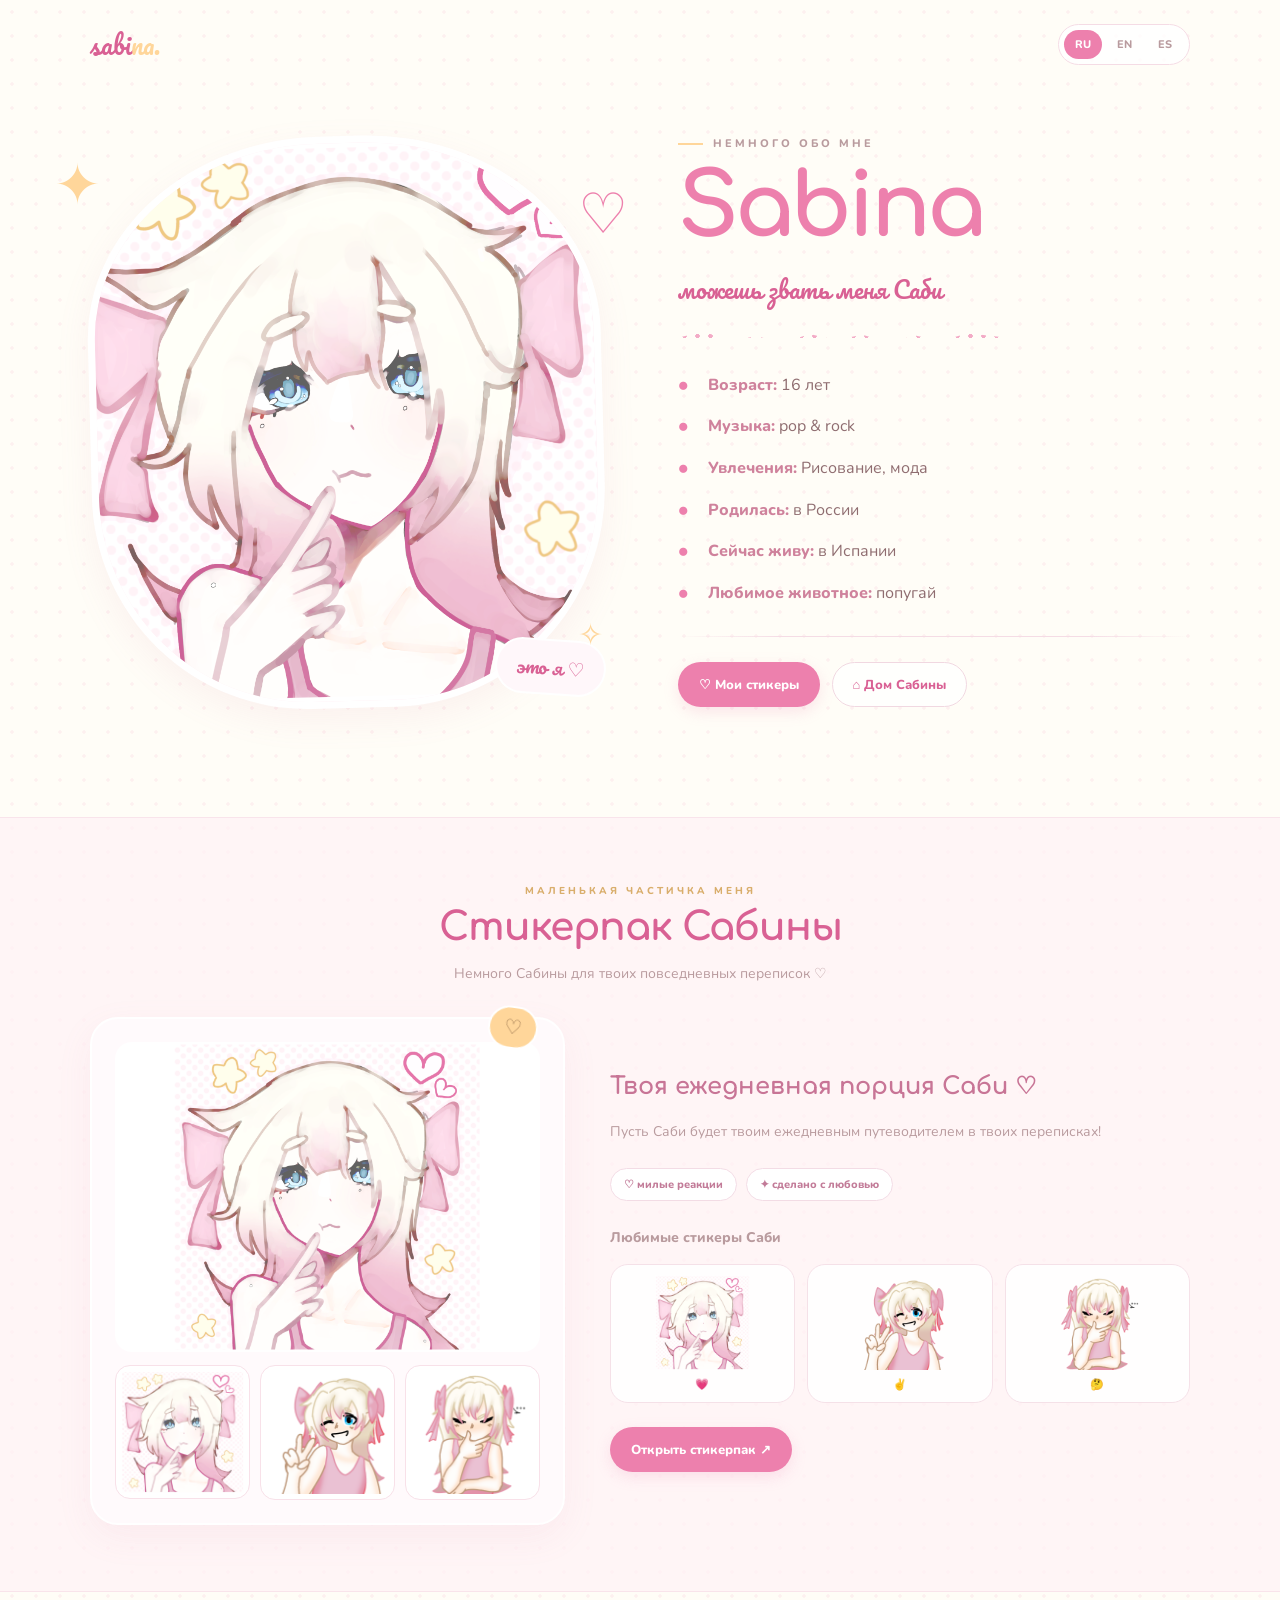
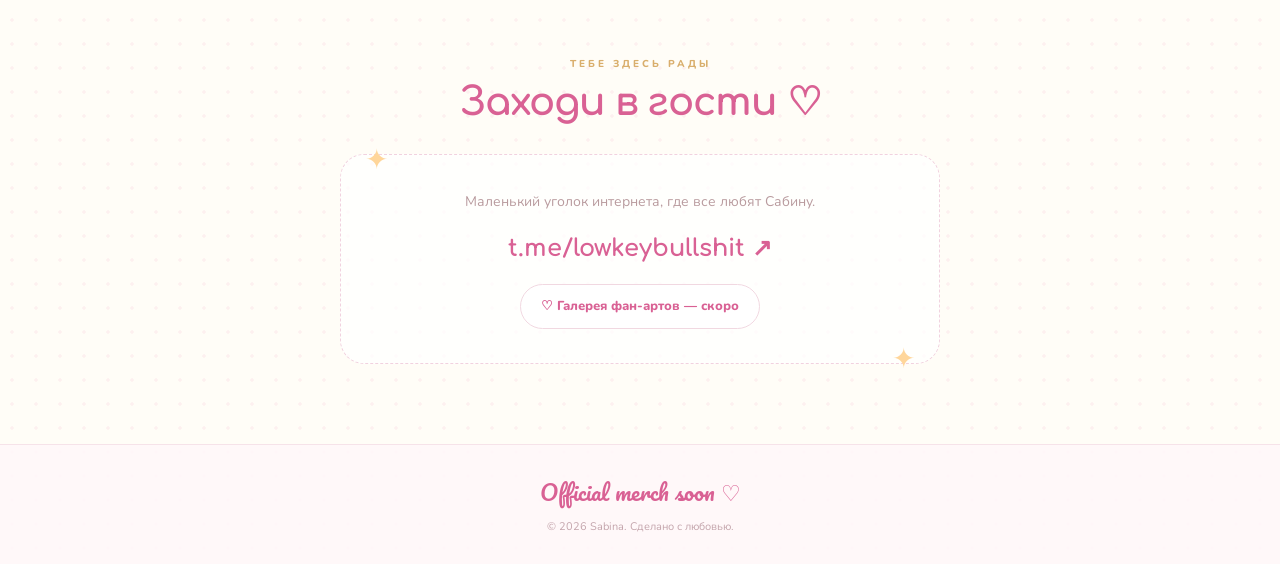
<file: sabina/index.html>
<!DOCTYPE html>
<html>
<head>
    <meta charset="utf-8">
    <title>Redirecting...</title>
    <script>
        window.location.replace("/Sabina");
    </script>
    <meta http-equiv="refresh" content="0; url=/Sabina">
</head>
<body>
    <p>Redirecting to <a href="/Sabina">/Sabina</a>...</p>
</body>
</html>
</file>
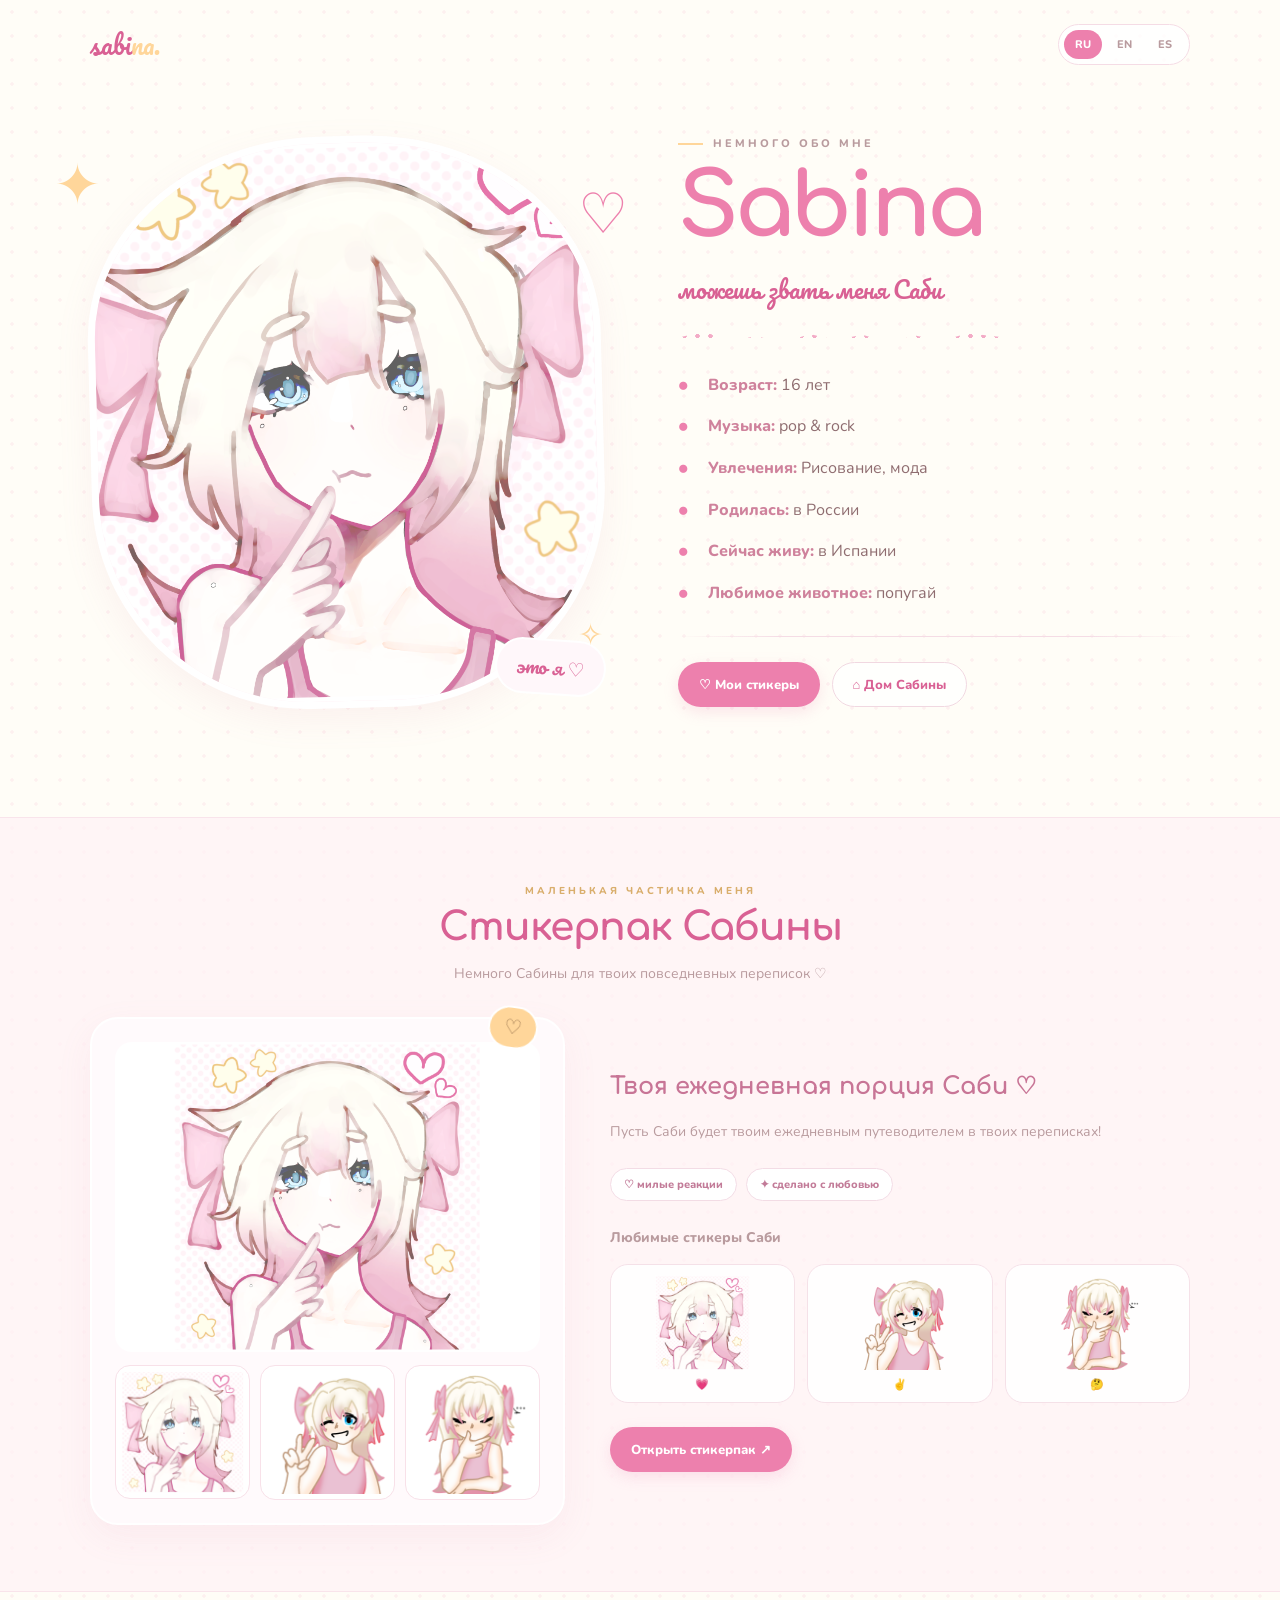
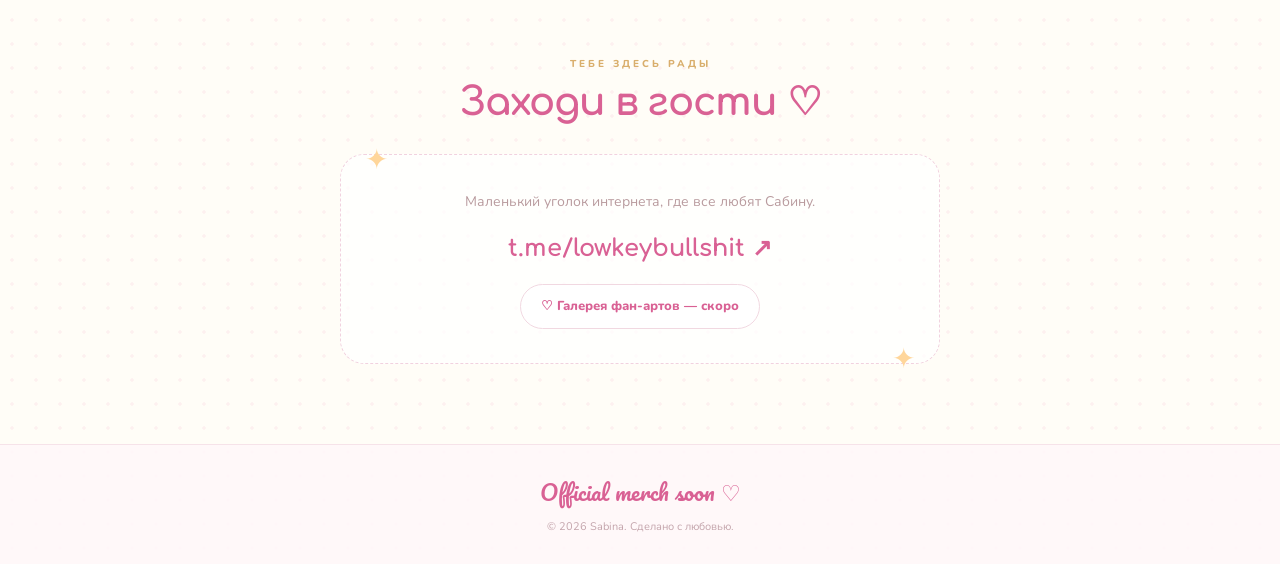
<file: Sabina/index.html>
<!DOCTYPE html>
<html lang="ru">
<head>
    <meta charset="UTF-8">
    <meta name="viewport" content="width=device-width, initial-scale=1.0">

    <meta name="theme-color" content="#fffafc">
    <meta name="description" content="Meet Sabina! A little page about music, drawing, fashion and stickers.">

    <title>Sabina ♡ Official page</title>

    <link rel="stylesheet" href="styles.css">
    <script src="script.js" defer></script>
</head>

<body>
    <header class="site-header">
        <div class="container header-inner">
            <a href="#home" class="logo" aria-label="Sabina — home">
                sabi<span>na.</span>
            </a>

            <div class="header-actions">
                <nav class="language-switch" aria-label="Choose language">
                    <button type="button" data-lang="ru" class="active" aria-pressed="true">RU</button>
                    <button type="button" data-lang="en" aria-pressed="false">EN</button>
                    <button type="button" data-lang="es" aria-pressed="false">ES</button>
                </nav>
            </div>
        </div>
    </header>

    <main>
        <section class="hero" id="home">
            <div class="container hero-grid">

                <div class="hero-art">
                    <span class="deco deco-star" aria-hidden="true">✦</span>
                    <span class="deco deco-heart" aria-hidden="true">♡</span>
                    <span class="deco deco-small" aria-hidden="true">✧</span>

                    <div class="hero-image-frame">
                        <img
                            class="hero-image"
                            src="resources/img/1.png"
                            alt="Sabina, an anime-style character with white hair and blue eyes"
                        >
                    </div>

                    <span class="hero-caption" data-i18n="imageCaption">that's me ♡</span>
                </div>

                <div class="hero-content">
                    <p class="eyebrow" data-i18n="eyebrow">a little introduction</p>

                    <h1 class="hero-title">Sabina</h1>

                    <p class="hero-subtitle" data-i18n="subtitle">
                        you can call me Sabi
                    </p>

                    <div class="squiggle" aria-hidden="true"></div>

                    <div class="facts">
                        <div class="fact">
                            <span class="fact-dot" aria-hidden="true">●</span>
                            <div>
                                <strong data-i18n="ageLabel">Возраст:</strong>
                                <span data-i18n="ageValue">16 лет</span>
                            </div>
                        </div>

                        <div class="fact">
                            <span class="fact-dot" aria-hidden="true">●</span>
                            <div>
                                <strong data-i18n="musicLabel">Музыка:</strong>
                                <span data-i18n="musicValue">pop & rock</span>
                            </div>
                        </div>

                        <div class="fact">
                            <span class="fact-dot" aria-hidden="true">●</span>
                            <div>
                                <strong data-i18n="hobbiesLabel">Увлечения:</strong>
                                <span data-i18n="hobbiesValue">Рисование, мода</span>
                            </div>
                        </div>

                        <div class="fact">
                            <span class="fact-dot" aria-hidden="true">●</span>
                            <div>
                                <strong data-i18n="bornLabel">Родилась:</strong>
                                <span data-i18n="bornValue">в России</span>
                            </div>
                        </div>

                        <div class="fact">
                            <span class="fact-dot" aria-hidden="true">●</span>
                            <div>
                                <strong data-i18n="liveLabel">Живу сейчас:</strong>
                                <span data-i18n="liveValue">в Испании 🇪🇸</span>
                            </div>
                        </div>

                        <div class="fact">
                            <span class="fact-dot" aria-hidden="true">●</span>
                            <div>
                                <strong data-i18n="animalLabel">Любимое животное:</strong>
                                <span data-i18n="animalValue">попугай 🦜</span>
                            </div>
                        </div>
                    </div>

                    <div class="hero-divider"></div>

                    <div class="hero-buttons">
                        <a
                            class="button button-primary"
                            href="https://t.me/addstickers/SabinaSetLowkeybullshit"
                            target="_blank"
                            rel="noopener noreferrer"
                            data-i18n="stickersButton"
                        >♡ My stickers</a>

                        <a
                            class="button button-secondary"
                            href="https://t.me/lowkeybullshit"
                            target="_blank"
                            rel="noopener noreferrer"
                            data-i18n="homeButton"
                        >⌂ Sabina's home</a>
                    </div>
                </div>
            </div>
        </section>

        <section class="section stickers-section" id="stickers">
            <div class="container">
                <div class="section-heading reveal">
                    <p class="section-kicker" data-i18n="stickerKicker">little pieces of me</p>

                    <h2 class="section-title" data-i18n="stickerTitle">
                        Sabina's sticker pack
                    </h2>

                    <p class="section-description" data-i18n="stickerDescription">
                        A little bit of Sabina for your everyday conversations ♡
                    </p>
                </div>

                <div class="sticker-layout">
                    <div class="sticker-preview reveal">
                        <img
                            class="sticker-main-image"
                            src="resources/img/1.png"
                            alt="Sabina sticker pack preview"
                            loading="lazy"
                        >

                        <div class="sticker-thumbnails">
                            <div class="sticker-thumb">
                                <img
                                    src="resources/img/1.png"
                                    alt="Sabina character sticker"
                                    loading="lazy"
                                >
                            </div>

                            <div class="sticker-thumb">
                                <img
                                    src="resources/img/2.png"
                                    alt="Sabina making a peace sign"
                                    loading="lazy"
                                >
                            </div>

                            <div class="sticker-thumb">
                                <img
                                    src="resources/img/3.png"
                                    alt="Sabina thinking"
                                    loading="lazy"
                                >
                            </div>
                        </div>
                    </div>

                    <div class="sticker-info reveal">
                        <h3 data-i18n="packHeading">Your daily dose of Sabi ♡</h3>

                        <p data-i18n="packText">
                            Meet Sabina in Telegram! Cute reactions, little moods
                            and a bit of personality for your chats.
                        </p>

                        <div class="sticker-stats">
                            <span class="sticker-tag" data-i18n="tagOne">♡ cute reactions</span>
                            <span class="sticker-tag" data-i18n="tagTwo">✦ made with love</span>
                        </div>

                        <p class="popular-heading" data-i18n="popularHeading">
                            Sabi's favourites
                        </p>

                        <div class="popular-stickers">
                            <div class="popular-item">
                                <img
                                    src="resources/img/1.png"
                                    alt="Sabina"
                                    loading="lazy"
                                >
                                <span data-i18n="stickerOne">hello ♡</span>
                            </div>

                            <div class="popular-item">
                                <img
                                    src="resources/img/2.png"
                                    alt="Sabina's peace sign sticker"
                                    loading="lazy"
                                >
                                <span data-i18n="stickerTwo">peace!</span>
                            </div>

                            <div class="popular-item">
                                <img
                                    src="resources/img/3.png"
                                    alt="Sabina's thinking sticker"
                                    loading="lazy"
                                >
                                <span data-i18n="stickerThree">thinking...</span>
                            </div>
                        </div>

                        <div style="margin-top: 24px;">
                            <a
                                class="button button-primary"
                                href="https://t.me/addstickers/SabinaSetLowkeybullshit"
                                target="_blank"
                                rel="noopener noreferrer"
                                data-i18n="openPackButton"
                            >Get the sticker pack ↗</a>
                        </div>
                    </div>
                </div>
            </div>
        </section>

        <section class="home-section" id="sabina-home">
            <div class="container reveal">
                <div class="section-heading">
                    <p class="section-kicker" data-i18n="homeKicker">you are welcome</p>
                    <h2 class="section-title" data-i18n="homeTitle">Come say hi ♡</h2>
                </div>

                <div class="home-note">
                    <p data-i18n="homeDescription">
                        A little corner of the internet where you can find Sabina.
                        Come visit!
                    </p>

                    <a
                        class="home-link"
                        href="https://t.me/lowkeybullshit"
                        target="_blank"
                        rel="noopener noreferrer"
                    >t.me/lowkeybullshit ↗</a>

                    <div>
                        <button
                            class="button button-secondary"
                            type="button"
                            disabled
                            aria-disabled="true"
                            title="Coming soon"
                            data-i18n="fanartButton"
                        >♡ Fanart gallery — soon</button>
                    </div>
                </div>
            </div>
        </section>
    </main>

    <footer class="site-footer">
        <p class="footer-merch">Official merch soon ♡</p>
        <p class="footer-note">
            © <span id="year"></span> Sabina. <span data-i18n="footerNote">Made with love.</span>
        </p>
    </footer>
</body>
</html>
</file>
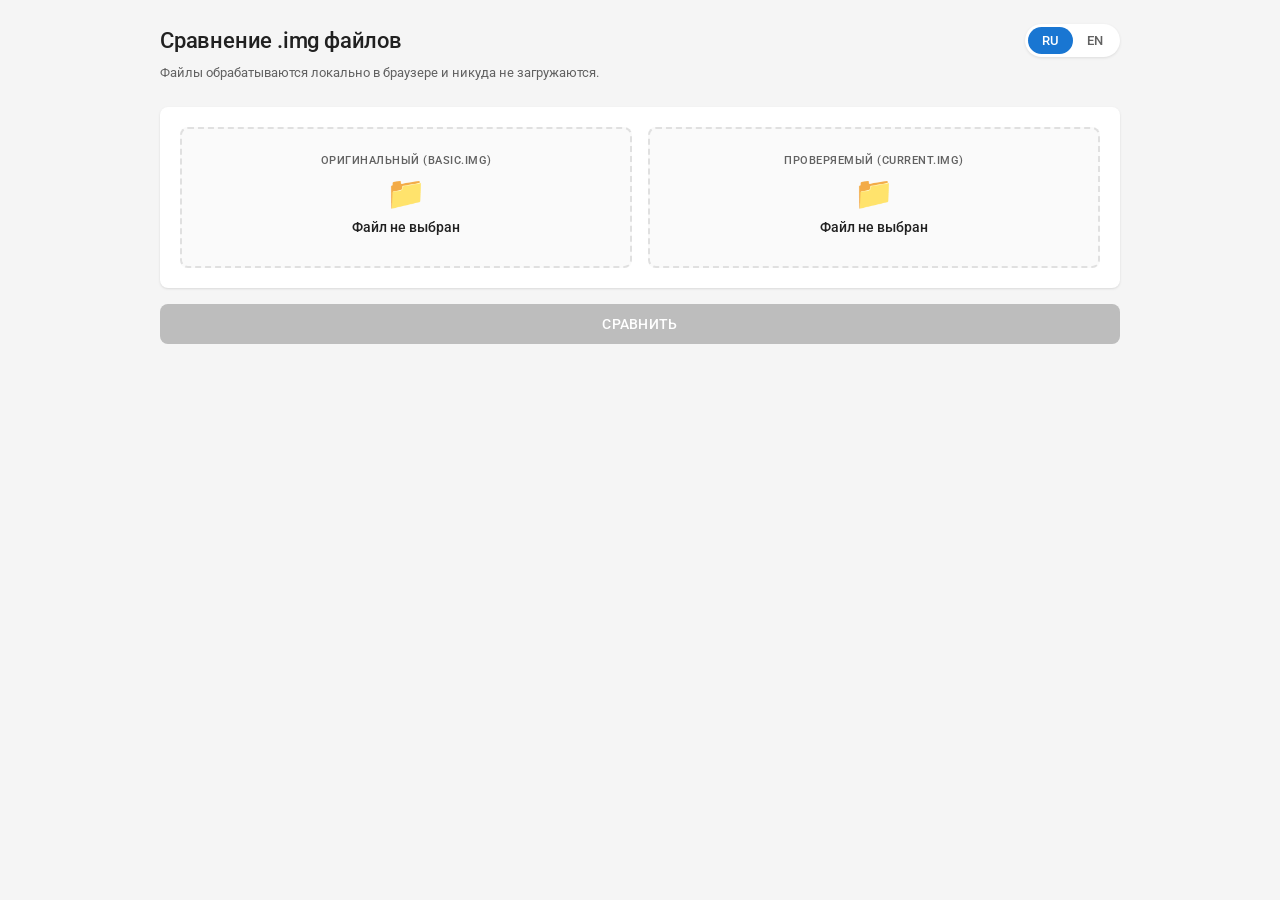
<file: fiio/viruscheck/index.html>
<!DOCTYPE html>
<html lang="ru">
<head>
<meta charset="UTF-8">
<meta name="viewport" content="width=device-width, initial-scale=1.0">
<title>IMG Comparator</title>
<link rel="preconnect" href="https://fonts.googleapis.com">
<link rel="preconnect" href="https://fonts.gstatic.com" crossorigin>
<link href="https://fonts.googleapis.com/css2?family=Roboto:wght@400;500;700&display=swap" rel="stylesheet">
<style>
:root{
  --primary:#1976d2;--primary-dark:#1565c0;--primary-light:#e3f2fd;
  --success:#2e7d32;--success-light:#e8f5e9;
  --warning:#c62828;--warning-light:#ffebee;
  --text:#212121;--text-sec:#616161;--bg:#f5f5f5;--surface:#fff;
  --border:#e0e0e0;--radius:8px;
}
*{box-sizing:border-box}
html,body{margin:0;padding:0}
body{
  font-family:'Roboto',system-ui,-apple-system,'Segoe UI',sans-serif;
  background:var(--bg);color:var(--text);min-height:100vh;
  padding:24px 16px;font-size:14px;line-height:1.5;
  -webkit-font-smoothing:antialiased;
}
.container{max-width:960px;margin:0 auto}
.header{display:flex;justify-content:space-between;align-items:center;gap:16px;flex-wrap:wrap;margin-bottom:6px}
h1{font-size:22px;font-weight:500;margin:0;letter-spacing:-0.2px}
.subtitle{color:var(--text-sec);margin:0 0 24px;font-size:13px}
.lang-switch{display:inline-flex;background:var(--surface);border-radius:999px;padding:3px;box-shadow:0 1px 3px rgba(0,0,0,.1)}
.lang-btn{border:none;background:transparent;padding:6px 14px;border-radius:999px;
  font-family:inherit;font-size:13px;font-weight:500;cursor:pointer;color:var(--text-sec);transition:all .2s}
.lang-btn.active{background:var(--primary);color:#fff}
.card{background:var(--surface);border-radius:var(--radius);
  box-shadow:0 1px 3px rgba(0,0,0,.08),0 1px 2px rgba(0,0,0,.04);
  padding:20px;margin-bottom:16px}
.files-grid{display:grid;grid-template-columns:1fr 1fr;gap:16px}
@media(max-width:640px){.files-grid{grid-template-columns:1fr}}
.file-drop{border:2px dashed var(--border);border-radius:var(--radius);
  padding:24px 16px;text-align:center;cursor:pointer;transition:all .2s;
  display:block;background:#fafafa}
.file-drop:hover{border-color:var(--primary);background:var(--primary-light)}
.file-drop.has-file{border-color:var(--success);background:var(--success-light);border-style:solid}
.file-drop input[type=file]{display:none}
.file-label{font-size:11px;font-weight:500;color:var(--text-sec);
  text-transform:uppercase;letter-spacing:.5px;margin-bottom:8px}
.file-icon{font-size:32px;display:block;margin-bottom:4px;line-height:1}
.file-name{font-size:14px;font-weight:500;color:var(--text);margin-top:8px;word-break:break-all}
.file-size{font-size:12px;color:var(--text-sec);margin-top:4px}
.btn{display:inline-flex;align-items:center;justify-content:center;gap:8px;
  background:var(--primary);color:#fff;border:none;border-radius:var(--radius);
  padding:12px 24px;font-family:inherit;font-size:14px;font-weight:500;
  letter-spacing:.3px;text-transform:uppercase;cursor:pointer;
  box-shadow:0 2px 4px rgba(25,118,210,.3);transition:all .2s;width:100%}
.btn:hover:not(:disabled){background:var(--primary-dark);box-shadow:0 4px 10px rgba(25,118,210,.4)}
.btn:active:not(:disabled){transform:translateY(1px)}
.btn:disabled{background:#bdbdbd;box-shadow:none;cursor:not-allowed}
.progress-section{display:none;margin-top:16px}
.progress-section.visible{display:block}
.progress-label{display:flex;justify-content:space-between;font-size:13px;
  color:var(--text-sec);margin-bottom:8px;gap:8px}
.progress-bar{height:6px;background:#e0e0e0;border-radius:3px;overflow:hidden}
.progress-fill{height:100%;background:var(--primary);width:0%;
  transition:width .15s ease-out;border-radius:3px}
.results{display:none;margin-top:16px}
.results.visible{display:block;animation:fadeIn .25s ease-out}
@keyframes fadeIn{from{opacity:0;transform:translateY(4px)}to{opacity:1;transform:none}}
.result-badge{display:flex;align-items:flex-start;gap:12px;padding:16px;
  border-radius:var(--radius);margin-bottom:16px}
.result-badge.success{background:var(--success-light);color:var(--success)}
.result-badge.warning{background:var(--warning-light);color:var(--warning)}
.result-icon{font-size:24px;line-height:1;flex-shrink:0}
.result-title{font-weight:500;font-size:15px;margin:0 0 4px}
.result-desc{margin:0;font-size:13px;opacity:.85}
.stats-grid{display:grid;grid-template-columns:repeat(auto-fit,minmax(140px,1fr));
  gap:12px;margin-bottom:16px}
.stat{background:#fafafa;border-radius:var(--radius);padding:12px}
.stat-label{font-size:11px;color:var(--text-sec);text-transform:uppercase;
  letter-spacing:.5px;margin-bottom:4px}
.stat-value{font-size:16px;font-weight:500;color:var(--text)}
details{background:#fafafa;border-radius:var(--radius);margin-bottom:12px;overflow:hidden}
details summary{padding:12px 16px;cursor:pointer;font-weight:500;font-size:13px;
  user-select:none;list-style:none;display:flex;align-items:center}
details summary::-webkit-details-marker{display:none}
details summary::before{content:'▸';display:inline-block;margin-right:10px;
  transition:transform .2s;color:var(--text-sec)}
details[open] summary::before{transform:rotate(90deg)}
details .details-content{padding:0 16px 12px;font-family:ui-monospace,'SF Mono',Menlo,Consolas,monospace;
  font-size:12px;color:var(--text-sec);max-height:280px;overflow-y:auto}
.details-line{padding:2px 0;word-break:break-all}
.details-line.image{color:var(--success)}
.details-line.code{color:var(--warning)}
.note{font-size:12px;color:var(--text-sec);margin-top:8px;font-style:italic}
</style>
</head>
<body>
<div class="container">
  <div class="header">
    <h1 data-i18n="title">Сравнение .img файлов</h1>
    <div class="lang-switch" role="tablist">
      <button class="lang-btn active" data-lang="ru">RU</button>
      <button class="lang-btn" data-lang="en">EN</button>
    </div>
  </div>
  <p class="subtitle" data-i18n="subtitle">Файлы обрабатываются локально в браузере и никуда не загружаются.</p>

  <div class="card">
    <div class="files-grid">
      <label class="file-drop" id="basicDrop">
        <input type="file" id="basicFile">
        <div class="file-label" data-i18n="basicLabel">Оригинальный (basic.img)</div>
        <span class="file-icon">📁</span>
        <div class="file-name" id="basicName">—</div>
        <div class="file-size" id="basicSize"></div>
      </label>
      <label class="file-drop" id="currentDrop">
        <input type="file" id="currentFile">
        <div class="file-label" data-i18n="currentLabel">Проверяемый (current.img)</div>
        <span class="file-icon">📁</span>
        <div class="file-name" id="currentName">—</div>
        <div class="file-size" id="currentSize"></div>
      </label>
    </div>
  </div>

  <button class="btn" id="compareBtn" disabled>
    <span data-i18n="compare">Сравнить</span>
  </button>

  <div class="progress-section" id="progressSection">
    <div class="progress-label">
      <span id="progressText" data-i18n="preparing">Подготовка...</span>
      <span id="progressPercent">0%</span>
    </div>
    <div class="progress-bar"><div class="progress-fill" id="progressFill"></div></div>
  </div>

  <div class="results" id="results">
    <div id="resultBadge"></div>
    <div class="stats-grid" id="statsGrid"></div>
    <div id="detailsContainer"></div>
    <p class="note" data-i18n="successNote"></p>
  </div>
</div>

<script>
'use strict';

/* ---------------- i18n ---------------- */
const I18N = {
  ru: {
    title: 'Сравнение .img файлов',
    subtitle: 'Файлы обрабатываются локально в браузере и никуда не загружаются.',
    basicLabel: 'Оригинальный (basic.img)',
    currentLabel: 'Проверяемый (current.img)',
    noFile: 'Файл не выбран',
    compare: 'Сравнить',
    preparing: 'Подготовка...',
    readingBasic: 'Чтение basic.img...',
    readingCurrent: 'Чтение current.img...',
    scanningRegions: 'Поиск областей изображений...',
    comparing: 'Сравнение байтов...',
    analyzing: 'Анализ различий...',
    done: 'Готово',
    successTitle: 'Код не тронут',
    successDesc: 'Все различия находятся внутри областей изображений. Вероятно, изменены только картинки темы.',
    warningTitle: 'Затронут код или другие данные',
    warningDesc: 'Обнаружены изменения вне областей изображений. Будьте осторожны!',
    successNote: 'Это эвристика и не даёт 100% гарантии безопасности. Для файлов из ненадёжных источников используйте дополнительную проверку.',
    fileSize: 'Размер файла',
    imgRegions: 'Найдено изображений',
    diffImageBytes: 'Изменено в изображениях',
    diffCodeBytes: 'Изменено вне изображений',
    detailsImages: 'Изменения в областях изображений',
    detailsCode: 'Изменения вне областей изображений',
    errorNoFiles: 'Выберите оба файла.',
    errorRead: 'Ошибка при чтении файлов'
  },
  en: {
    title: 'Compare .img files',
    subtitle: 'Files are processed locally in your browser and never uploaded.',
    basicLabel: 'Original (basic.img)',
    currentLabel: 'To check (current.img)',
    noFile: 'No file selected',
    compare: 'Compare',
    preparing: 'Preparing...',
    readingBasic: 'Reading basic.img...',
    readingCurrent: 'Reading current.img...',
    scanningRegions: 'Scanning image regions...',
    comparing: 'Comparing bytes...',
    analyzing: 'Analyzing differences...',
    done: 'Done',
    successTitle: 'Code untouched',
    successDesc: 'All differences fall inside image regions. Likely only theme pictures were changed.',
    warningTitle: 'Code or other data was modified',
    warningDesc: 'Changes were detected outside image regions. Be careful!',
    successNote: 'This is a heuristic and is not a 100% security guarantee. Use additional checks for untrusted sources.',
    fileSize: 'File size',
    imgRegions: 'Images found',
    diffImageBytes: 'Changed inside images',
    diffCodeBytes: 'Changed outside images',
    detailsImages: 'Changes inside image regions',
    detailsCode: 'Changes outside image regions',
    errorNoFiles: 'Please select both files.',
    errorRead: 'Error reading files'
  }
};

let currentLang = 'ru';
const files = { basic: null, current: null };

/* ---------------- Helpers ---------------- */
function t(key) { return I18N[currentLang][key] || key; }

function formatBytes(n) {
  if (!Number.isFinite(n) || n < 0) return '—';
  if (n < 1024) return n + ' B';
  if (n < 1024 * 1024) return (n / 1024).toFixed(1) + ' KB';
  if (n < 1024 * 1024 * 1024) return (n / 1024 / 1024).toFixed(2) + ' MB';
  return (n / 1024 / 1024 / 1024).toFixed(2) + ' GB';
}

function hex8(n) { return '0x' + n.toString(16).padStart(8, '0'); }

/* ---------------- Image region detection ---------------- */
/**
 * Ищет в бинарных данных области с картинками по их сигнатурам.
 * Поддерживаются: JPEG, PNG, BMP, WEBP.
 * Возвращает массив { start, end, type } — end исключая.
 */
function findImageRegions(data) {
  const regions = [];
  const n = data.length;
  const MIN_SIZE = 256; // отсекаем ложные срабатывания
  let i = 0;

  while (i < n - 4) {
    // JPEG: FF D8 FF ... FF D9
    if (data[i] === 0xFF && data[i+1] === 0xD8 && data[i+2] === 0xFF) {
      let end = -1;
      for (let j = i + 2; j < n - 1; j++) {
        if (data[j] === 0xFF && data[j+1] === 0xD9) { end = j + 2; break; }
      }
      if (end !== -1 && end - i >= MIN_SIZE) {
        regions.push({ start: i, end, type: 'JPEG' });
        i = end;
        continue;
      }
    }

    // PNG: 89 50 4E 47 0D 0A 1A 0A ... IEND AE 42 60 82
    if (i + 8 <= n &&
        data[i] === 0x89 && data[i+1] === 0x50 && data[i+2] === 0x4E && data[i+3] === 0x47 &&
        data[i+4] === 0x0D && data[i+5] === 0x0A && data[i+6] === 0x1A && data[i+7] === 0x0A) {
      const iend = [0x49,0x45,0x4E,0x44,0xAE,0x42,0x60,0x82];
      let end = -1;
      for (let j = i + 8; j <= n - 8; j++) {
        let ok = true;
        for (let k = 0; k < 8; k++) {
          if (data[j+k] !== iend[k]) { ok = false; break; }
        }
        if (ok) { end = j + 8; break; }
      }
      if (end !== -1 && end - i >= MIN_SIZE) {
        regions.push({ start: i, end, type: 'PNG' });
        i = end;
        continue;
      }
    }

    // BMP: 'BM' + 4-байтовый размер файла (LE)
    if (data[i] === 0x42 && data[i+1] === 0x4D && i + 6 <= n) {
      const size = data[i+2] | (data[i+3] << 8) | (data[i+4] << 16) | (data[i+5] << 24);
      if (size >= MIN_SIZE && i + size <= n) {
        regions.push({ start: i, end: i + size, type: 'BMP' });
        i += size;
        continue;
      }
    }

    // WEBP: RIFF <size> WEBP
    if (i + 12 <= n &&
        data[i] === 0x52 && data[i+1] === 0x49 && data[i+2] === 0x46 && data[i+3] === 0x46 &&
        data[i+8] === 0x57 && data[i+9] === 0x45 && data[i+10] === 0x42 && data[i+11] === 0x50) {
      const size = data[i+4] | (data[i+5] << 8) | (data[i+6] << 16) | (data[i+7] << 24);
      const end = i + 8 + size;
      if (size >= MIN_SIZE && end <= n) {
        regions.push({ start: i, end, type: 'WEBP' });
        i = end;
        continue;
      }
    }

    i++;
  }
  return regions;
}

function mergeRegions(regions) {
  if (!regions.length) return [];
  const sorted = [...regions].sort((a, b) => a.start - b.start);
  const out = [{ ...sorted[0] }];
  for (let i = 1; i < sorted.length; i++) {
    const last = out[out.length - 1];
    const cur = sorted[i];
    if (cur.start <= last.end) {
      if (cur.end > last.end) last.end = cur.end;
    } else {
      out.push({ ...cur });
    }
  }
  return out;
}

/* ---------------- Diff & classification ---------------- */
async function findDiffsWithProgress(a, b, startPct, endPct, onTick) {
  const diffs = [];
  const minLen = Math.min(a.length, b.length);
  const maxLen = Math.max(a.length, b.length);
  const span = endPct - startPct;
  const CHUNK = 1 << 20; // 1 MB
  let inDiff = false;
  let start = 0;

  for (let i = 0; i < minLen; i++) {
    if (a[i] !== b[i]) {
      if (!inDiff) { start = i; inDiff = true; }
    } else if (inDiff) {
      diffs.push({ start, end: i });
      inDiff = false;
    }
    if (i > 0 && (i & (CHUNK - 1)) === 0) {
      onTick(startPct + (i / minLen) * span);
      await new Promise(r => setTimeout(r, 0));
    }
  }
  if (inDiff) diffs.push({ start, end: minLen });
  if (a.length !== b.length) diffs.push({ start: minLen, end: maxLen });

  onTick(endPct);
  return diffs;
}

/**
 * Разбивает блоки различий на те, что внутри областей изображений,
 * и те, что вне их. Байты на границе разделяются точно.
 */
function classifyDiffs(diffs, regions) {
  const imageBlocks = [];
  const otherBlocks = [];

  for (const d of diffs) {
    let cursor = d.start;
    for (const r of regions) {
      if (r.end <= cursor) continue;
      if (r.start >= d.end) break;
      const insideStart = Math.max(r.start, cursor);
      const insideEnd = Math.min(r.end, d.end);
      if (insideStart > cursor) otherBlocks.push({ start: cursor, end: insideStart });
      if (insideEnd > insideStart) imageBlocks.push({ start: insideStart, end: insideEnd });
      cursor = Math.max(cursor, insideEnd);
      if (cursor >= d.end) break;
    }
    if (cursor < d.end) otherBlocks.push({ start: cursor, end: d.end });
  }
  return { imageBlocks, otherBlocks };
}

/* ---------------- UI: files & i18n ---------------- */
function updateFileDisplay(which) {
  const f = files[which];
  const nameEl = document.getElementById(which + 'Name');
  const sizeEl = document.getElementById(which + 'Size');
  const dropEl = document.getElementById(which + 'Drop');

  if (f) {
    nameEl.textContent = f.name;
    sizeEl.textContent = formatBytes(f.size);
    dropEl.classList.add('has-file');
  } else {
    nameEl.textContent = t('noFile');
    sizeEl.textContent = '';
    dropEl.classList.remove('has-file');
  }
  document.getElementById('compareBtn').disabled = !(files.basic && files.current);
}

function applyLang() {
  document.documentElement.lang = currentLang;
  document.querySelectorAll('[data-i18n]').forEach(el => {
    const k = el.dataset.i18n;
    if (I18N[currentLang][k]) el.textContent = I18N[currentLang][k];
  });
  updateFileDisplay('basic');
  updateFileDisplay('current');
}

document.querySelectorAll('.lang-btn').forEach(btn => {
  btn.addEventListener('click', () => {
    if (btn.dataset.lang === currentLang) return;
    currentLang = btn.dataset.lang;
    document.querySelectorAll('.lang-btn').forEach(b =>
      b.classList.toggle('active', b === btn));
    applyLang();
  });
});

document.getElementById('basicFile').addEventListener('change', e => {
  files.basic = e.target.files[0] || null;
  updateFileDisplay('basic');
  document.getElementById('results').classList.remove('visible');
});
document.getElementById('currentFile').addEventListener('change', e => {
  files.current = e.target.files[0] || null;
  updateFileDisplay('current');
  document.getElementById('results').classList.remove('visible');
});

/* ---------------- Progress ---------------- */
const progressFill = document.getElementById('progressFill');
const progressText = document.getElementById('progressText');
const progressPercent = document.getElementById('progressPercent');

function setProgress(pct, text) {
  const p = Math.max(0, Math.min(100, pct));
  progressFill.style.width = p + '%';
  progressPercent.textContent = Math.round(p) + '%';
  if (text) progressText.textContent = text;
}

/* ---------------- File reading with progress ---------------- */
function readFileWithProgress(file, startPct, endPct, labelKey) {
  return new Promise((resolve, reject) => {
    const reader = new FileReader();
    reader.onprogress = e => {
      if (e.lengthComputable) {
        const pct = startPct + (e.loaded / e.total) * (endPct - startPct);
        setProgress(pct, t(labelKey));
      }
    };
    reader.onload = () => {
      setProgress(endPct, t(labelKey));
      resolve(new Uint8Array(reader.result));
    };
    reader.onerror = () => reject(reader.error);
    reader.readAsArrayBuffer(file);
  });
}

/* ---------------- Results rendering ---------------- */
function showResults(basicData, currentData, basicRegions, currentRegions, imageBlocks, otherBlocks) {
  const results = document.getElementById('results');
  results.classList.add('visible');

  const hasCodeChanges = otherBlocks.length > 0;
  const badge = document.getElementById('resultBadge');

  if (hasCodeChanges) {
    badge.innerHTML =
      '<div class="result-badge warning">' +
        '<div class="result-icon">⚠️</div>' +
        '<div>' +
          '<p class="result-title">' + t('warningTitle') + '</p>' +
          '<p class="result-desc">' + t('warningDesc') + '</p>' +
        '</div>' +
      '</div>';
  } else {
    badge.innerHTML =
      '<div class="result-badge success">' +
        '<div class="result-icon">✓</div>' +
        '<div>' +
          '<p class="result-title">' + t('successTitle') + '</p>' +
          '<p class="result-desc">' + t('successDesc') + '</p>' +
        '</div>' +
      '</div>';
  }

  const totalImageBytes = imageBlocks.reduce((s, b) => s + (b.end - b.start), 0);
  const totalOtherBytes = otherBlocks.reduce((s, b) => s + (b.end - b.start), 0);

  document.getElementById('statsGrid').innerHTML =
    '<div class="stat"><div class="stat-label">' + t('fileSize') + ' basic.img</div>' +
      '<div class="stat-value">' + formatBytes(basicData.length) + '</div></div>' +
    '<div class="stat"><div class="stat-label">' + t('fileSize') + ' current.img</div>' +
      '<div class="stat-value">' + formatBytes(currentData.length) + '</div></div>' +
    '<div class="stat"><div class="stat-label">' + t('imgRegions') + '</div>' +
      '<div class="stat-value">' + (basicRegions.length + currentRegions.length) + '</div></div>' +
    '<div class="stat"><div class="stat-label">' + t('diffImageBytes') + '</div>' +
      '<div class="stat-value">' + formatBytes(totalImageBytes) + '</div></div>' +
    '<div class="stat"><div class="stat-label">' + t('diffCodeBytes') + '</div>' +
      '<div class="stat-value">' + formatBytes(totalOtherBytes) + '</div></div>';

  let html = '';
  if (imageBlocks.length) {
    html +=
      '<details>' +
        '<summary>' + t('detailsImages') + ' (' + imageBlocks.length + ')</summary>' +
        '<div class="details-content">' +
          imageBlocks.map(b =>
            '<div class="details-line image">' + hex8(b.start) + ' – ' + hex8(b.end) +
            ' · ' + formatBytes(b.end - b.start) + '</div>').join('') +
        '</div>' +
      '</details>';
  }
  if (otherBlocks.length) {
    html +=
      '<details open>' +
        '<summary>' + t('detailsCode') + ' (' + otherBlocks.length + ')</summary>' +
        '<div class="details-content">' +
          otherBlocks.map(b =>
            '<div class="details-line code">' + hex8(b.start) + ' – ' + hex8(b.end) +
            ' · ' + formatBytes(b.end - b.start) + '</div>').join('') +
        '</div>' +
      '</details>';
  }
  document.getElementById('detailsContainer').innerHTML = html;
}

/* ---------------- Main flow ---------------- */
async function runCompare() {
  if (!files.basic || !files.current) {
    alert(t('errorNoFiles'));
    return;
  }

  const btn = document.getElementById('compareBtn');
  btn.disabled = true;
  document.getElementById('results').classList.remove('visible');
  document.getElementById('progressSection').classList.add('visible');
  setProgress(0, t('preparing'));

  try {
    // 0–15% — чтение basic
    const basicData = await readFileWithProgress(files.basic, 0, 15, 'readingBasic');
    // 15–30% — чтение current
    const currentData = await readFileWithProgress(files.current, 15, 30, 'readingCurrent');

    // 30–35% — поиск областей изображений
    setProgress(32, t('scanningRegions'));
    await new Promise(r => setTimeout(r, 0));
    const basicRegions = findImageRegions(basicData);
    const currentRegions = findImageRegions(currentData);
    const allRegions = mergeRegions(basicRegions.concat(currentRegions));
    setProgress(35, t('scanningRegions'));

    // 35–90% — побайтовое сравнение
    const diffs = await findDiffsWithProgress(basicData, currentData, 35, 90,
      p => setProgress(p, t('comparing')));

    // 90–100% — классификация
    setProgress(92, t('analyzing'));
    await new Promise(r => setTimeout(r, 0));
    const { imageBlocks, otherBlocks } = classifyDiffs(diffs, allRegions);

    setProgress(100, t('done'));
    await new Promise(r => setTimeout(r, 350));

    showResults(basicData, currentData, basicRegions, currentRegions, imageBlocks, otherBlocks);
  } catch (err) {
    console.error(err);
    progressText.textContent = t('errorRead') + ': ' + (err && err.message ? err.message : err);
  } finally {
    btn.disabled = false;
  }
}

document.getElementById('compareBtn').addEventListener('click', runCompare);

/* ---------------- Init ---------------- */
applyLang();
</script>
</body>
</html>
</file>
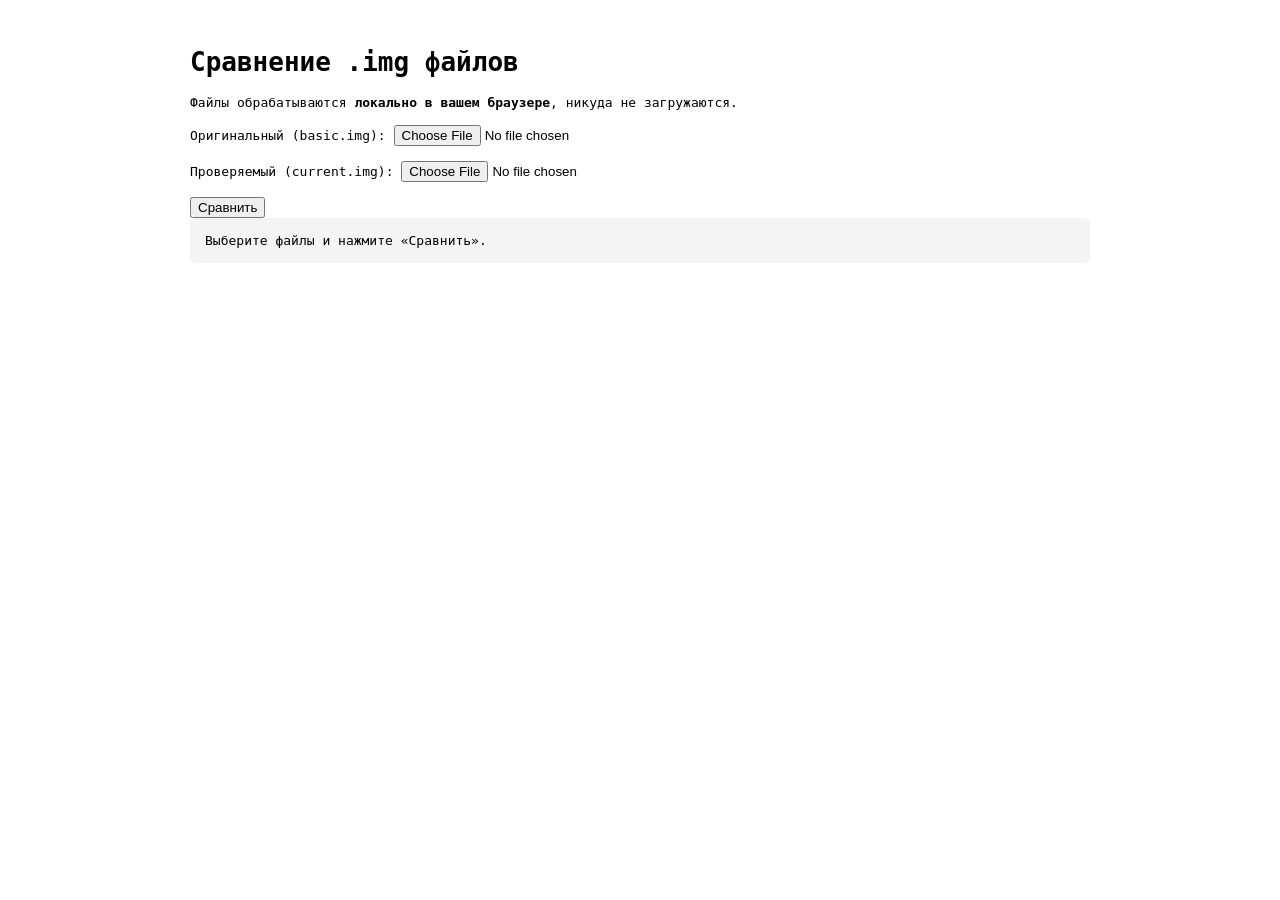
<file: snow sky/themecheck/index.html>
<!DOCTYPE html>
<html lang="ru">
<head>
    <meta charset="UTF-8">
    <title>Проверка .img файлов</title>
    <style>
        body { font-family: monospace; max-width: 900px; margin: 20px auto; padding: 10px; }
        .input-group { margin: 15px 0; }
        #output { white-space: pre-wrap; background: #f4f4f4; padding: 15px; border-radius: 5px; }
        .warning { color: red; font-weight: bold; }
        .safe { color: green; font-weight: bold; }
    </style>
</head>
<body>
    <h1>Сравнение .img файлов</h1>
    <p>Файлы обрабатываются <strong>локально в вашем браузере</strong>, никуда не загружаются.</p>

    <div class="input-group">
        <label>Оригинальный (basic.img): <input type="file" id="basicFile"></label>
    </div>
    <div class="input-group">
        <label>Проверяемый (current.img): <input type="file" id="currentFile"></label>
    </div>
    <button onclick="compare()">Сравнить</button>

    <div id="output">Выберите файлы и нажмите «Сравнить».</div>

    <script>
        // ---------- Поиск областей изображений ----------
        function findImageRegions(data) {
            const regions = [];
            const n = data.length;
            let i = 0;

            while (i < n) {
                // JPEG: FF D8 FF ... FF D9
                if (i + 3 < n && data[i] === 0xFF && data[i+1] === 0xD8 && data[i+2] === 0xFF) {
                    let end = -1;
                    for (let j = i + 2; j < n - 1; j++) {
                        if (data[j] === 0xFF && data[j+1] === 0xD9) { end = j + 2; break; }
                    }
                    if (end !== -1) {
                        regions.push({ start: i, end: end, type: 'JPEG' });
                        i = end;
                        continue;
                    }
                }

                // PNG: 89 50 4E 47 0D 0A 1A 0A ... IEND AE 42 60 82
                if (i + 8 < n && data[i] === 0x89 && data[i+1] === 0x50 && data[i+2] === 0x4E && data[i+3] === 0x47 &&
                    data[i+4] === 0x0D && data[i+5] === 0x0A && data[i+6] === 0x1A && data[i+7] === 0x0A) {
                    const iend = [0x49, 0x45, 0x4E, 0x44, 0xAE, 0x42, 0x60, 0x82];
                    let end = -1;
                    for (let j = i + 8; j < n - 8; j++) {
                        let match = true;
                        for (let k = 0; k < 8; k++) {
                            if (data[j+k] !== iend[k]) { match = false; break; }
                        }
                        if (match) { end = j + 8; break; }
                    }
                    if (end !== -1) {
                        regions.push({ start: i, end: end, type: 'PNG' });
                        i = end;
                        continue;
                    }
                }

                // BMP: 'BM' + размер (4 байта LE)
                if (i + 6 < n && data[i] === 0x42 && data[i+1] === 0x4D) {
                    const size = (data[i+2]) | (data[i+3] << 8) | (data[i+4] << 16) | (data[i+5] << 24);
                    if (size > 0 && i + size <= n) {
                        regions.push({ start: i, end: i + size, type: 'BMP' });
                        i += size;
                        continue;
                    }
                }

                // GIF: GIF87a / GIF89a ... 0x3B
                if (i + 6 < n) {
                    const sig = String.fromCharCode(...data.slice(i, i+6));
                    if (sig === 'GIF87a' || sig === 'GIF89a') {
                        let end = -1;
                        for (let j = i + 6; j < n; j++) {
                            if (data[j] === 0x3B) { end = j + 1; break; }
                        }
                        if (end !== -1) {
                            regions.push({ start: i, end: end, type: 'GIF' });
                            i = end;
                            continue;
                        }
                    }
                }

                i++;
            }

            // Сортируем и объединяем пересекающиеся регионы (на всякий случай)
            regions.sort((a, b) => a.start - b.start);
            return regions;
        }

        // ---------- Поиск различий ----------
        function findDiffs(a, b) {
            const diffs = [];
            const minLen = Math.min(a.length, b.length);
            let inDiff = false;
            let start = 0;

            for (let i = 0; i < minLen; i++) {
                if (a[i] !== b[i]) {
                    if (!inDiff) { start = i; inDiff = true; }
                } else {
                    if (inDiff) { diffs.push({ start, end: i }); inDiff = false; }
                }
            }
            if (inDiff) diffs.push({ start, end: minLen });

            // Разная длина файлов — тоже отличие
            if (a.length !== b.length) {
                diffs.push({ start: minLen, end: Math.max(a.length, b.length) });
            }

            return diffs;
        }

        // ---------- Проверка пересечения блока с регионами ----------
        function overlaps(block, regions) {
            for (const r of regions) {
                if (block.start < r.end && block.end > r.start) return true;
            }
            return false;
        }

        // ---------- Основная функция ----------
        async function compare() {
            const basicFile = document.getElementById('basicFile').files[0];
            const currentFile = document.getElementById('currentFile').files[0];
            const out = document.getElementById('output');

            if (!basicFile || !currentFile) {
                out.textContent = 'Ошибка: выберите оба файла.';
                return;
            }

            out.textContent = 'Чтение файлов...';

            try {
                const [basicBuf, currentBuf] = await Promise.all([
                    basicFile.arrayBuffer(),
                    currentFile.arrayBuffer()
                ]);
                const basicData = new Uint8Array(basicBuf);
                const currentData = new Uint8Array(currentBuf);

                out.textContent = `basic.img:   ${basicData.length.toLocaleString()} байт\n` +
                                  `current.img: ${currentData.length.toLocaleString()} байт\n` +
                                  '-'.repeat(60) + '\n';

                // Ищем области изображений
                const basicRegions = findImageRegions(basicData);
                const currentRegions = findImageRegions(currentData);

                out.textContent += `Областей изображений в basic.img:   ${basicRegions.length}\n`;
                out.textContent += `Областей изображений в current.img: ${currentRegions.length}\n`;
                out.textContent += '-'.repeat(60) + '\n';

                // Ищем различия
                const diffs = findDiffs(basicData, currentData);
                const totalDiffBytes = diffs.reduce((sum, d) => sum + (d.end - d.start), 0);

                out.textContent += `Всего различающихся блоков: ${diffs.length}\n`;
                out.textContent += `Суммарно изменено байт: ${totalDiffBytes.toLocaleString()}\n`;
                out.textContent += '-'.repeat(60) + '\n';

                // Разделяем изменения
                const imageDiffs = [];
                const otherDiffs = [];

                for (const d of diffs) {
                    if (overlaps(d, basicRegions) || overlaps(d, currentRegions)) {
                        imageDiffs.push(d);
                    } else {
                        otherDiffs.push(d);
                    }
                }

                if (imageDiffs.length) {
                    out.textContent += 'Изменения В ОБЛАСТЯХ ИЗОБРАЖЕНИЙ:\n';
                    imageDiffs.forEach(d => {
                        out.textContent += `  offset ${d.start.toString(16).padStart(8, '0')} - ` +
                                           `${d.end.toString(16).padStart(8, '0')}  (${(d.end - d.start).toLocaleString()} байт)\n`;
                    });
                } else {
                    out.textContent += 'Изменений в областях изображений не обнаружено.\n';
                }

                out.textContent += '-'.repeat(60) + '\n';

                if (otherDiffs.length) {
                    out.textContent += '!!! ВНИМАНИЕ: изменения ВНЕ областей изображений !!!\n';
                    otherDiffs.forEach(d => {
                        out.textContent += `  offset ${d.start.toString(16).padStart(8, '0')} - ` +
                                           `${d.end.toString(16).padStart(8, '0')}  (${(d.end - d.start).toLocaleString()} байт)\n`;
                    });
                    out.textContent += '\nВЫВОД: Затронут код или другие данные. Будьте осторожны!\n';
                    out.className = 'warning';
                } else {
                    out.textContent += 'ВЫВОД: Все различия находятся внутри областей изображений.\n' +
                                       'Вероятно, изменены только картинки темы. Код, скорее всего, не тронут.\n' +
                                       'Но это не 100% гарантия безопасности.\n';
                    out.className = 'safe';
                }

            } catch (err) {
                out.textContent = 'Ошибка при чтении файлов: ' + err.message;
            }
        }
    </script>
</body>
</html>
</file>
<file: Sabina/styles.css>
@import url('https://fonts.googleapis.com/css2?family=Comfortaa:wght@400;500;600;700&family=Nunito:wght@400;500;600;700;800&family=Pacifico&display=swap');

:root {
    --pink: #ed80ad;
    --pink-dark: #d96194;
    --pink-light: #fff0f5;
    --peach: #ffd69a;
    --cream: #fffdf7;
    --ink: #8f6d70;
    --muted: #b99b9e;
    --line: #fbe7ed;
    --white: #ffffff;
    --shadow: 0 12px 35px rgba(207, 126, 157, 0.09);
}

* {
    box-sizing: border-box;
}

html {
    scroll-behavior: smooth;
    scroll-padding-top: 90px;
}

body {
    margin: 0;
    background-color: var(--cream);
    background-image: radial-gradient(
        circle,
        rgba(245, 190, 207, 0.20) 1.5px,
        transparent 1.8px
    );
    background-size: 24px 24px;
    color: var(--ink);
    font-family: 'Nunito', sans-serif;
    overflow-x: hidden;
}

a {
    color: inherit;
    text-decoration: none;
}

button {
    font: inherit;
}

button,
a {
    -webkit-tap-highlight-color: transparent;
}

button:focus-visible,
a:focus-visible {
    outline: 3px solid var(--pink);
    outline-offset: 4px;
}

::selection {
    background: #ffd8e7;
    color: #8f526d;
}

.container {
    width: min(1100px, calc(100% - 40px));
    margin-inline: auto;
}

/* Header */

.site-header {
    position: relative;
    z-index: 5;
    padding: 22px 0;
}

.header-inner {
    display: flex;
    align-items: center;
    justify-content: space-between;
    gap: 20px;
}

.logo {
    font-family: 'Pacifico', cursive;
    font-size: 25px;
    color: var(--pink-dark);
}

.logo span {
    color: var(--peach);
}

.header-actions {
    display: flex;
    align-items: center;
    gap: 20px;
}

.language-switch {
    display: flex;
    align-items: center;
    gap: 3px;
    padding: 5px;
    border: 1px solid #f5dce5;
    border-radius: 30px;
    background: rgba(255, 255, 255, 0.8);
}

.language-switch button {
    min-width: 38px;
    padding: 7px 9px;
    border: 0;
    border-radius: 22px;
    background: transparent;
    color: var(--muted);
    cursor: pointer;
    font-size: 11px;
    font-weight: 800;
    transition: background 0.25s ease, color 0.25s ease;
}

.language-switch button:hover {
    color: var(--pink-dark);
}

.language-switch button.active {
    background: var(--pink);
    color: white;
}

/* Hero */

.hero {
    position: relative;
    padding: 28px 0 90px;
}

.hero-grid {
    display: grid;
    grid-template-columns: minmax(0, 1fr) minmax(0, 1fr);
    align-items: center;
    gap: clamp(30px, 6vw, 75px);
}

.hero-art {
    position: relative;
    min-width: 0;
    animation: rise-in 0.9s ease both;
}

.hero-image-frame {
    position: relative;
    overflow: hidden;
    border: 7px solid white;
    border-radius: 46% 46% 42% 42% / 35% 35% 38% 38%;
    background: var(--pink-light);
    box-shadow: var(--shadow);
    transform: rotate(-1.5deg);
}

.hero-image {
    display: block;
    width: 100%;
    height: auto;
    aspect-ratio: 1 / 1.12;
    object-fit: cover;
    object-position: center top;
}

.hero-caption {
    position: absolute;
    right: -3px;
    bottom: 13px;
    padding: 9px 19px;
    border: 2px solid white;
    border-radius: 30px;
    background: #fff7fa;
    color: var(--pink-dark);
    font-family: 'Pacifico', cursive;
    font-size: 19px;
    transform: rotate(4deg);
}

.deco {
    position: absolute;
    z-index: 2;
    color: var(--pink);
    pointer-events: none;
    user-select: none;
}

.deco-star {
    top: 2%;
    left: -7%;
    color: var(--peach);
    font-size: clamp(34px, 5vw, 56px);
    animation: float 5s ease-in-out infinite;
}

.deco-heart {
    top: 7%;
    right: -5%;
    font-size: clamp(36px, 5vw, 56px);
    animation: float 4s ease-in-out infinite reverse;
}

.deco-small {
    right: 0;
    bottom: 9%;
    color: var(--peach);
    font-size: 30px;
    animation: float 5.5s ease-in-out infinite;
}

.hero-content {
    position: relative;
    padding: 20px 0;
    animation: rise-in 0.9s 0.12s ease both;
}

.eyebrow {
    display: flex;
    align-items: center;
    gap: 10px;
    margin: 0 0 7px;
    color: var(--muted);
    font-size: 11px;
    font-weight: 800;
    letter-spacing: 3px;
    text-transform: uppercase;
}

.eyebrow::before {
    width: 25px;
    height: 2px;
    background: var(--peach);
    content: '';
}

.hero-title {
    margin: 0;
    color: var(--pink);
    font-family: 'Comfortaa', sans-serif;
    font-size: clamp(48px, 7vw, 88px);
    font-weight: 700;
    letter-spacing: -4px;
    line-height: 1.13;
    overflow-wrap: anywhere;
}

.hero-subtitle {
    margin: 13px 0 23px;
    color: var(--pink-dark);
    font-family: 'Pacifico', cursive;
    font-size: clamp(17px, 2.2vw, 24px);
    font-weight: 400;
    line-height: 1.6;
}

.squiggle {
    width: min(100%, 330px);
    height: 15px;
    margin: 0 0 25px;
    background-image: radial-gradient(
        circle,
        var(--pink) 2px,
        transparent 2.5px
    );
    background-size: 13px 8px;
    background-repeat: repeat-x;
    opacity: 0.65;
    clip-path: polygon(
        0 40%, 8% 0, 16% 60%, 24% 30%, 32% 75%,
        40% 15%, 48% 55%, 56% 20%, 64% 70%, 72% 25%,
        80% 60%, 88% 10%, 100% 40%, 100% 100%, 0 100%
    );
}

.facts {
    display: grid;
    gap: 15px;
}

.fact {
    display: grid;
    grid-template-columns: 20px 1fr;
    align-items: start;
    gap: 10px;
    font-size: 16px;
    line-height: 1.65;
    animation: fact-in 0.6s ease both;
}

.fact:nth-child(2) {
    animation-delay: 0.08s;
}

.fact:nth-child(3) {
    animation-delay: 0.16s;
}

.fact:nth-child(4) {
    animation-delay: 0.24s;
}

.fact:nth-child(5) {
    animation-delay: 0.32s;
}

.fact-dot {
    color: var(--pink);
    font-size: 19px;
    line-height: 1.4;
}

.fact strong {
    color: #cf829c;
    font-weight: 800;
}

.fact em {
    color: #d8a75f;
    font-style: normal;
}

.hero-divider {
    width: 100%;
    height: 1px;
    margin: 30px 0 25px;
    background: linear-gradient(
        90deg,
        transparent,
        #f5dce5 20%,
        #f5dce5 80%,
        transparent
    );
}

.hero-buttons {
    display: flex;
    flex-wrap: wrap;
    gap: 12px;
}

.button {
    display: inline-flex;
    align-items: center;
    justify-content: center;
    gap: 9px;
    min-height: 45px;
    padding: 12px 20px;
    border: 1.5px solid transparent;
    border-radius: 30px;
    font-size: 13px;
    font-weight: 800;
    transition:
        transform 0.22s ease,
        background 0.22s ease,
        box-shadow 0.22s ease;
}

.button:hover {
    transform: translateY(-3px);
}

.button-primary {
    background: var(--pink);
    color: white;
    box-shadow: 0 5px 15px rgba(237, 128, 173, 0.2);
}

.button-primary:hover {
    background: var(--pink-dark);
    box-shadow: 0 8px 20px rgba(237, 128, 173, 0.25);
}

.button-secondary {
    border-color: #f1d8e1;
    background: rgba(255, 255, 255, 0.75);
    color: var(--pink-dark);
}

.button-secondary:hover {
    background: white;
}

/* Shared sections */

.section {
    padding: 66px 0;
}

.section-heading {
    margin-bottom: 30px;
    text-align: center;
}

.section-kicker {
    margin: 0 0 8px;
    color: #d9ae6c;
    font-size: 10px;
    font-weight: 800;
    letter-spacing: 3px;
    text-transform: uppercase;
}

.section-title {
    margin: 0;
    color: var(--pink-dark);
    font-family: 'Comfortaa', sans-serif;
    font-size: clamp(27px, 4vw, 39px);
    font-weight: 700;
    letter-spacing: -1px;
}

.section-description {
    max-width: 470px;
    margin: 12px auto 0;
    color: var(--muted);
    font-size: 14px;
    line-height: 1.8;
}

/* Sticker pack */

.stickers-section {
    position: relative;
    background: rgba(255, 241, 246, 0.72);
    border-top: 1px solid #f9e4eb;
    border-bottom: 1px solid #f9e4eb;
}

.sticker-layout {
    display: grid;
    grid-template-columns: 0.9fr 1.1fr;
    align-items: center;
    gap: 45px;
}

.sticker-preview {
    position: relative;
    padding: 23px;
    border: 2px solid white;
    border-radius: 28px;
    background: #fffafc;
    box-shadow: var(--shadow);
}

.sticker-preview::before {
    position: absolute;
    top: -13px;
    right: 25px;
    padding: 6px 14px;
    border: 2px solid white;
    border-radius: 30px;
    background: var(--peach);
    color: #9d7952;
    content: '♡';
    font-size: 20px;
    transform: rotate(8deg);
}

.sticker-main-image {
    display: block;
    width: 100%;
    max-height: 310px;
    border-radius: 17px;
    object-fit: contain;
    background: white;
}

.sticker-thumbnails {
    display: grid;
    grid-template-columns: repeat(3, minmax(0, 1fr));
    gap: 10px;
    margin-top: 13px;
}

.sticker-thumb {
    display: grid;
    place-items: center;
    aspect-ratio: 1;
    overflow: hidden;
    border: 1px solid #f8e1e9;
    border-radius: 15px;
    background: white;
    transition: transform 0.25s ease;
}

.sticker-thumb:hover {
    transform: translateY(-4px) rotate(-2deg);
}

.sticker-thumb img {
    width: 100%;
    height: 100%;
    padding: 5px;
    object-fit: contain;
}

.sticker-info {
    min-width: 0;
}

.sticker-info h3 {
    margin: 0 0 12px;
    color: #c87596;
    font-family: 'Comfortaa', sans-serif;
    font-size: 24px;
    line-height: 1.5;
}

.sticker-info > p {
    color: var(--muted);
    font-size: 14px;
    line-height: 1.9;
}

.sticker-stats {
    display: flex;
    flex-wrap: wrap;
    gap: 9px;
    margin: 22px 0;
}

.sticker-tag {
    padding: 8px 13px;
    border: 1px solid #f3dce5;
    border-radius: 30px;
    background: white;
    color: #c27b98;
    font-size: 11px;
    font-weight: 800;
}

.popular-heading {
    margin: 24px 0 13px;
    color: var(--ink);
    font-size: 13px;
    font-weight: 800;
}

.popular-stickers {
    display: grid;
    grid-template-columns: repeat(3, minmax(0, 1fr));
    gap: 12px;
}

.popular-item {
    min-width: 0;
    padding: 10px 7px;
    border: 1px solid #f5e1e8;
    border-radius: 18px;
    background: rgba(255, 255, 255, 0.85);
    text-align: center;
    transition: transform 0.25s ease, box-shadow 0.25s ease;
}

.popular-item:hover {
    transform: translateY(-4px);
    box-shadow: var(--shadow);
}

.popular-item img {
    display: block;
    width: 100%;
    height: 95px;
    object-fit: contain;
}

.popular-item span {
    display: block;
    margin-top: 7px;
    color: var(--muted);
    font-size: 11px;
    font-weight: 800;
}

/* Home link */

.home-section {
    padding: 65px 0 80px;
    text-align: center;
}

.home-note {
    position: relative;
    width: min(600px, 100%);
    margin: 0 auto;
    padding: 34px 25px;
    border: 1.5px dashed #f1d2df;
    border-radius: 24px;
    background: rgba(255, 255, 255, 0.75);
}

.home-note::before,
.home-note::after {
    position: absolute;
    color: var(--peach);
    font-size: 28px;
    content: '✦';
}

.home-note::before {
    top: -14px;
    left: 24px;
}

.home-note::after {
    right: 24px;
    bottom: -15px;
}

.home-note p {
    margin: 0 0 20px;
    color: var(--muted);
    font-size: 14px;
    line-height: 1.8;
}

.home-link {
    display: inline-block;
    margin-bottom: 22px;
    color: var(--pink-dark);
    font-family: 'Comfortaa', sans-serif;
    font-size: clamp(18px, 3vw, 24px);
    font-weight: 700;
    overflow-wrap: anywhere;
    transition: color 0.2s ease;
}

.home-link:hover {
    color: #b34f7d;
}

/* Footer */

.site-footer {
    padding: 27px 20px 30px;
    border-top: 1px solid #f6e3e9;
    background: rgba(255, 248, 250, 0.9);
    text-align: center;
}

.footer-merch {
    margin: 0;
    color: var(--pink-dark);
    font-family: 'Pacifico', cursive;
    font-size: 22px;
}

.footer-note {
    margin: 8px 0 0;
    color: #c4a5ac;
    font-size: 11px;
}

/* Entrance and hover animations */

.reveal {
    opacity: 0;
    transform: translateY(18px);
    transition:
        opacity 0.7s ease,
        transform 0.7s ease;
}

.reveal.visible {
    opacity: 1;
    transform: translateY(0);
}

@keyframes rise-in {
    from {
        opacity: 0;
        transform: translateY(18px);
    }
    to {
        opacity: 1;
        transform: translateY(0);
    }
}

@keyframes fact-in {
    from {
        opacity: 0;
        transform: translateX(9px);
    }
    to {
        opacity: 1;
        transform: translateX(0);
    }
}

@keyframes float {
    0%, 100% {
        transform: translateY(0) rotate(-4deg);
    }
    50% {
        transform: translateY(-9px) rotate(5deg);
    }
}

/* Tablet and mobile */

@media (max-width: 760px) {
    .container {
        width: min(100% - 30px, 540px);
    }

    .site-header {
        padding: 15px 0;
    }

    .logo {
        font-size: 22px;
    }

    .header-actions {
        gap: 8px;
    }

    .hero {
        padding: 18px 0 55px;
    }

    .hero-grid {
        grid-template-columns: 1fr;
        gap: 27px;
    }

    .hero-art {
        width: min(100%, 400px);
        margin: 0 auto;
    }

    .hero-image-frame {
        border-width: 5px;
        border-radius: 44% 44% 35% 35% / 30% 30% 33% 33%;
    }

    .hero-image {
        aspect-ratio: 1 / 0.98;
    }

    .hero-caption {
        right: 2px;
        bottom: 8px;
        font-size: 16px;
    }

    .hero-content {
        padding: 0 5px;
    }

    .hero-title {
        font-size: clamp(53px, 14vw, 78px);
        letter-spacing: -3px;
    }

    .hero-subtitle {
        margin-top: 7px;
        margin-bottom: 18px;
    }

    .facts {
        gap: 12px;
    }

    .fact {
        font-size: 15px;
    }

    .hero-divider {
        margin: 23px 0 20px;
    }

    .section {
        padding: 48px 0;
    }

    .sticker-layout {
        grid-template-columns: 1fr;
        gap: 30px;
    }

    .sticker-preview {
        width: min(100%, 410px);
        margin-inline: auto;
    }

    .sticker-main-image {
        max-height: 270px;
    }

    .sticker-info h3 {
        font-size: 22px;
    }

    .home-section {
        padding: 48px 0 60px;
    }
}

@media (max-width: 390px) {
    .container {
        width: calc(100% - 24px);
    }

    .header-inner {
        gap: 8px;
    }

    .logo {
        font-size: 19px;
    }

    .language-switch {
        padding: 3px;
    }

    .language-switch button {
        min-width: 31px;
        padding: 7px 6px;
        font-size: 10px;
    }

    .hero-buttons .button {
        flex: 1 1 auto;
        padding-inline: 13px;
        font-size: 12px;
    }

    .popular-item img {
        height: 75px;
    }

    .popular-item span {
        font-size: 10px;
    }
}

/* Respect the visitor's motion preferences */

@media (prefers-reduced-motion: reduce) {
    *,
    *::before,
    *::after {
        scroll-behavior: auto !important;
        animation-duration: 0.01ms !important;
        animation-iteration-count: 1 !important;
        transition-duration: 0.01ms !important;
    }

    .reveal {
        opacity: 1;
        transform: none;
    }
  }
</file>
